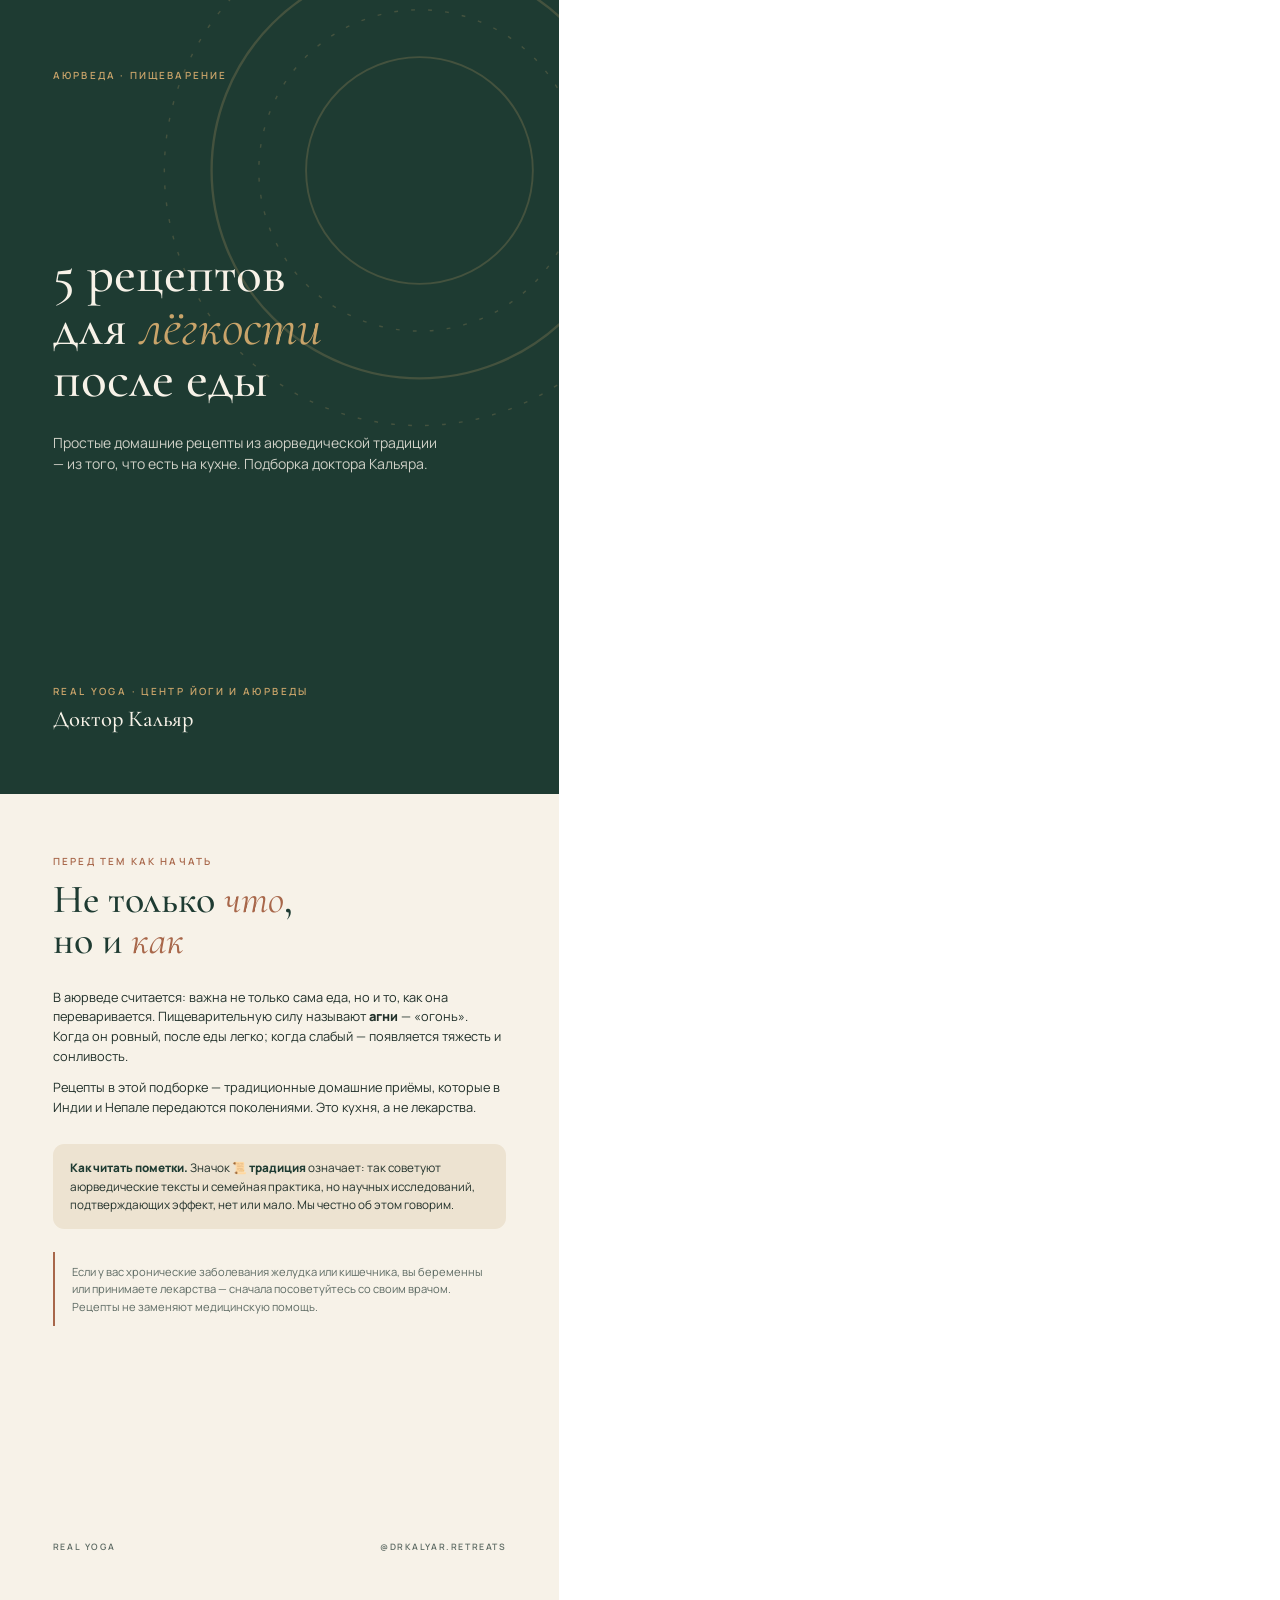
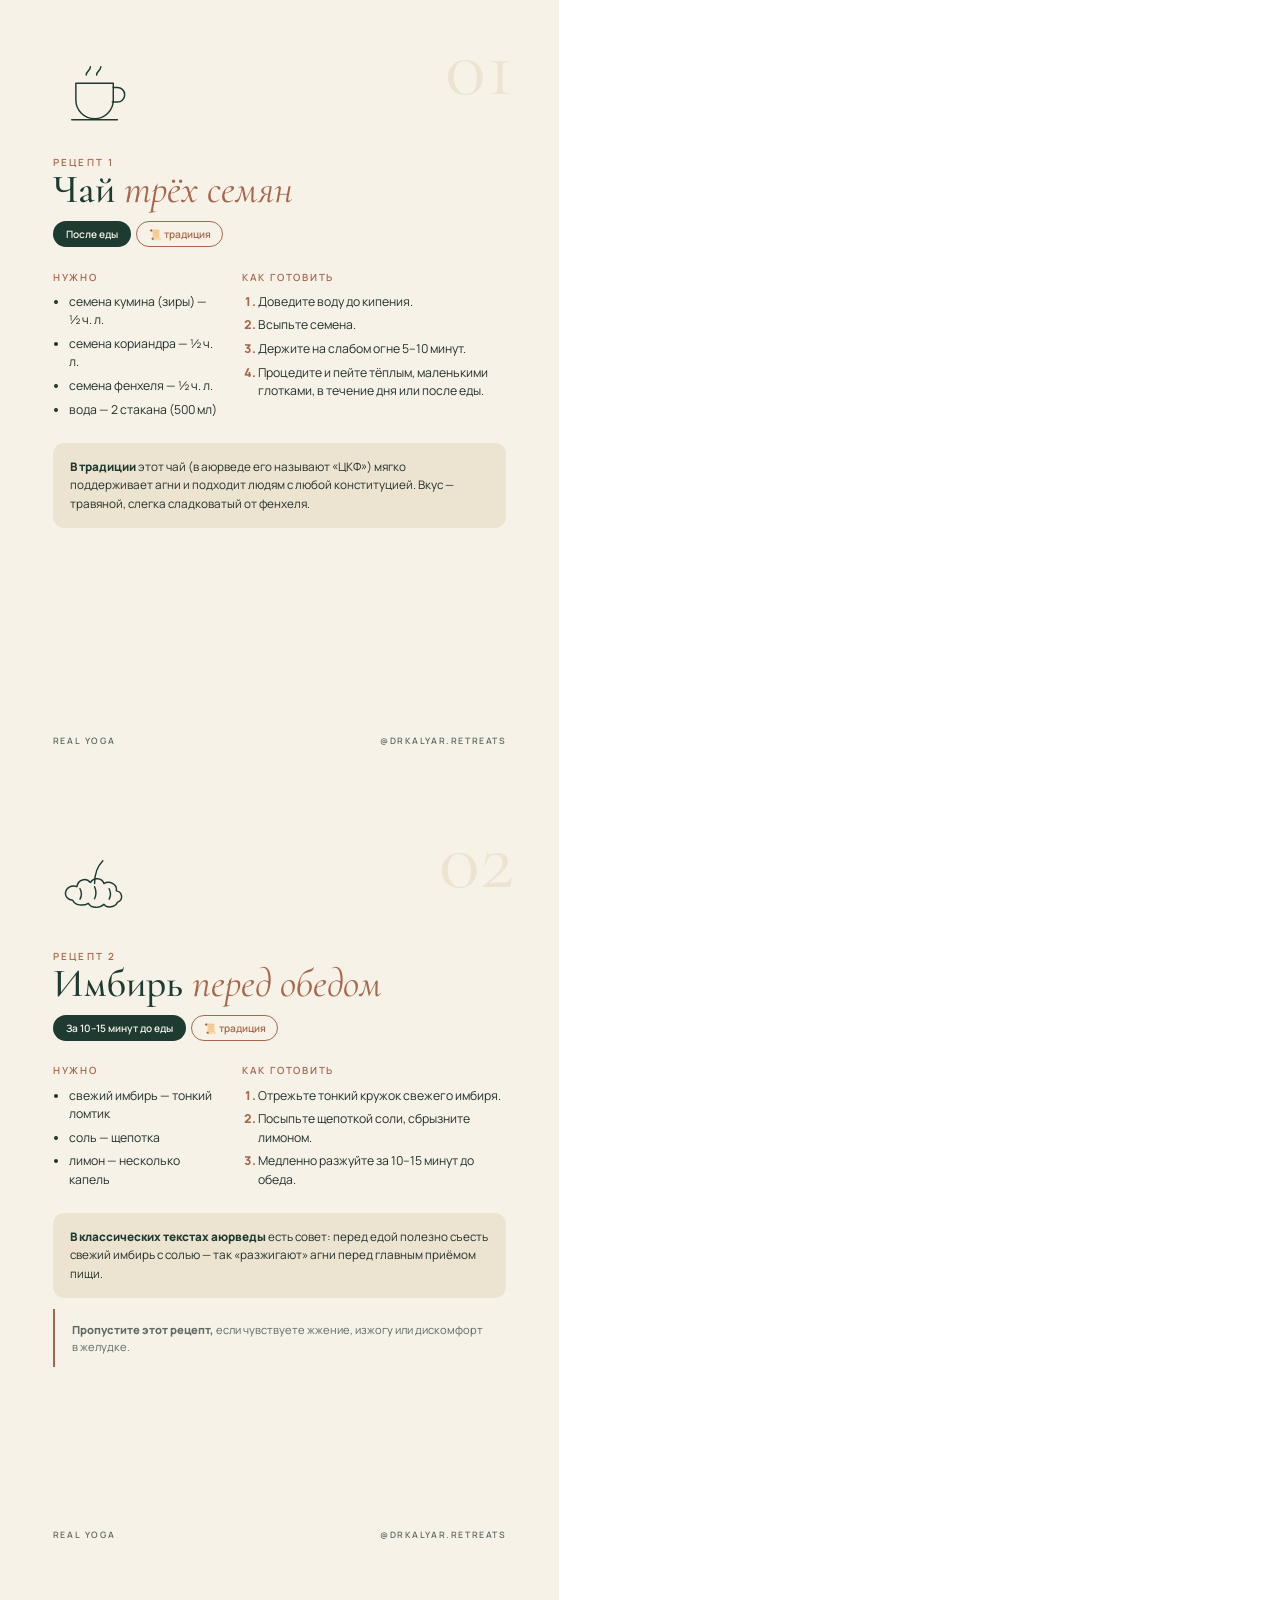
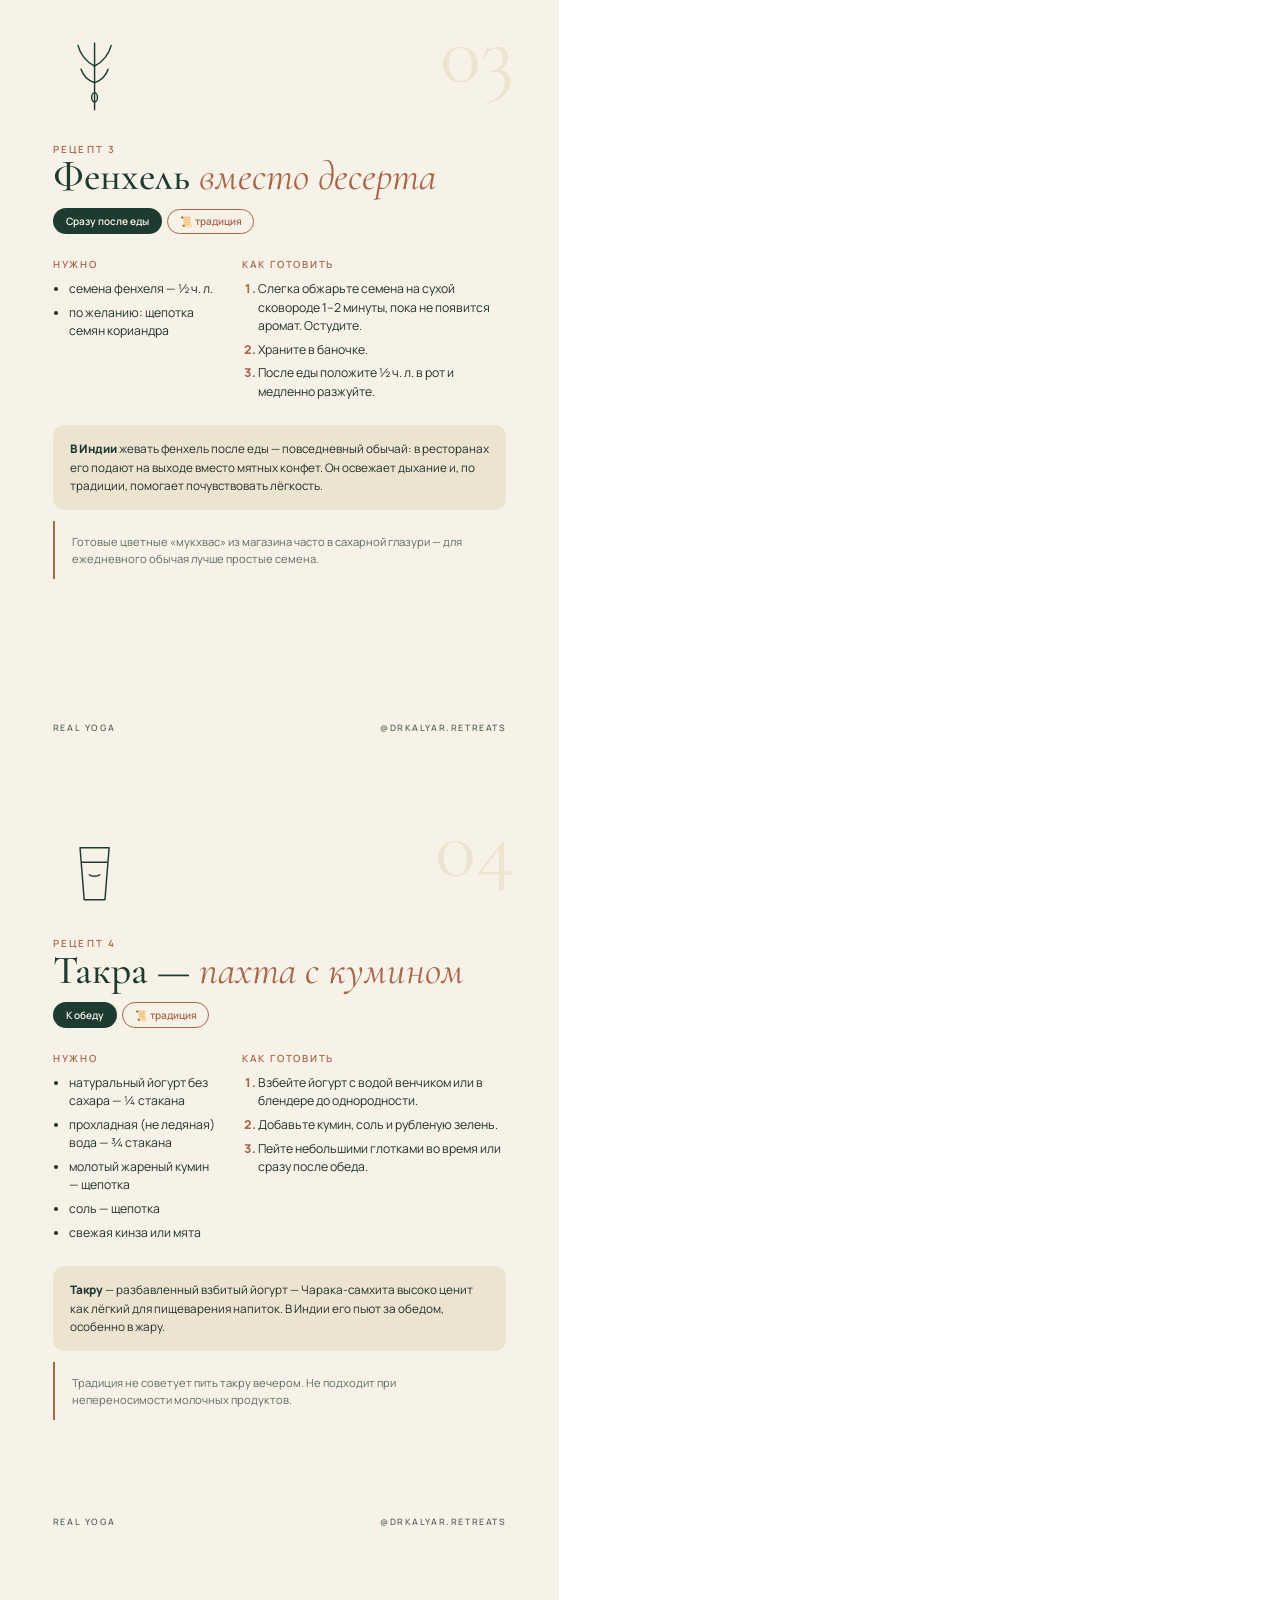
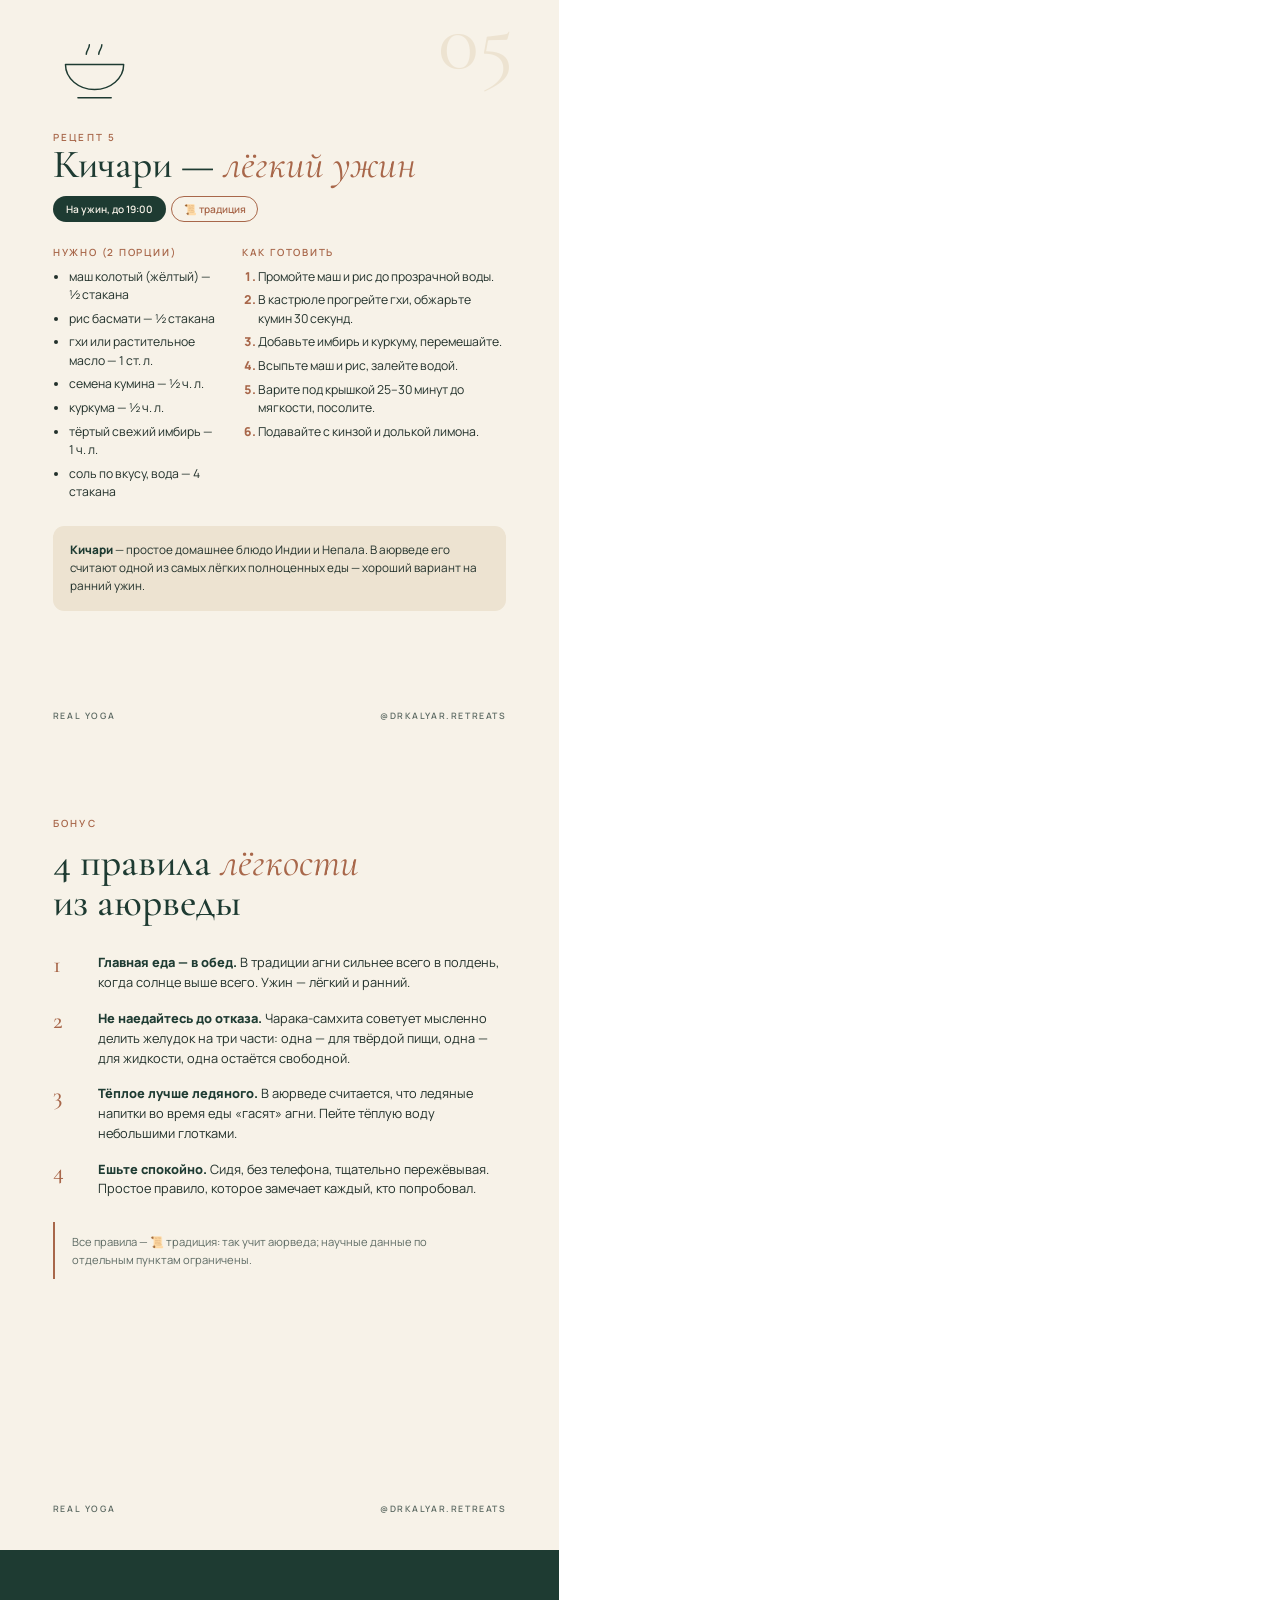
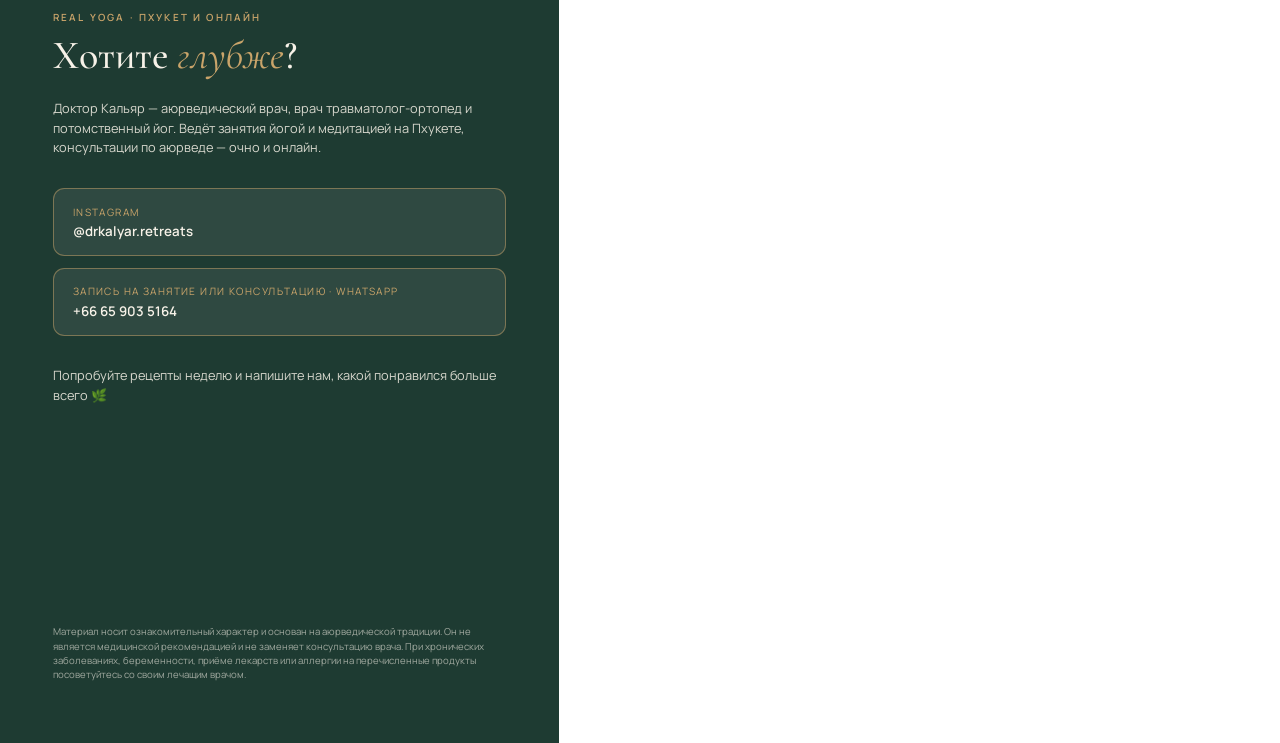
<file: lead-magnets/src/chai.html>
<!doctype html>
<html lang="ru"><head><meta charset="utf-8">
<title>5 аюрведических рецептов для лёгкости после еды — Real Yoga</title>
<link rel="stylesheet" href="fonts/f.css">
<style>
  @page { size: 148mm 210mm; margin: 0; }
  :root{--green:#1E3B32;--green2:#2C5446;--cream:#F7F2E8;--sand:#EDE3D1;--terra:#A8674A;--gold:#C9A46A;--ink:#22312B;--muted:#5E6B64}
  *{box-sizing:border-box}
  html,body{margin:0;padding:0;font-family:Manrope,sans-serif;color:var(--ink);-webkit-print-color-adjust:exact;print-color-adjust:exact}
  .page{width:148mm;height:210mm;position:relative;overflow:hidden;page-break-after:always;background:var(--cream);padding:16mm 14mm 14mm}
  .page:last-child{page-break-after:auto}
  .serif{font-family:'Cormorant Garamond',serif}
  h1,h2,h3{font-family:'Cormorant Garamond',serif;font-weight:500;margin:0;color:var(--green)}
  h2{font-size:30pt;line-height:1.02}
  h2 em{font-style:italic;font-weight:400;color:var(--terra)}
  p{margin:0 0 3mm;font-size:9.6pt;line-height:1.55}
  .kicker{font:600 7.4pt Manrope;letter-spacing:.22em;text-transform:uppercase;color:var(--terra)}
  .foot{position:absolute;left:14mm;right:14mm;bottom:9mm;display:flex;justify-content:space-between;font:600 6.6pt Manrope;letter-spacing:.18em;text-transform:uppercase;color:var(--muted)}
  /* cover */
  .cover{background:var(--green);color:var(--cream);padding:0}
  .cover .in{position:absolute;inset:0;padding:18mm 14mm}
  .cover h1{color:var(--cream);font-size:40pt;line-height:.98;margin-top:44mm}
  .cover h1 em{color:var(--gold);font-style:italic;font-weight:400}
  .cover .sub{font:400 10.5pt/1.5 Manrope;color:rgba(247,242,232,.82);margin-top:7mm;max-width:105mm}
  .cover .brand{position:absolute;left:14mm;bottom:16mm;font:600 7.4pt Manrope;letter-spacing:.24em;text-transform:uppercase;color:var(--gold)}
  .cover .brand b{display:block;font:500 17pt 'Cormorant Garamond';letter-spacing:0;text-transform:none;color:var(--cream);margin-top:2mm}
  .rings{position:absolute;right:-38mm;top:-30mm;width:150mm;height:150mm;opacity:.22}
  /* recipe */
  .num{font:400 64pt/0.8 'Cormorant Garamond';color:var(--sand);position:absolute;right:12mm;top:12mm}
  .when{display:inline-block;margin:3mm 0 5mm;font:600 7.6pt Manrope;color:var(--cream);background:var(--green);padding:1.6mm 3.4mm;border-radius:10mm}
  .tag{display:inline-block;margin-left:1.5mm;font:600 7.6pt Manrope;color:var(--terra);border:1px solid var(--terra);padding:1.3mm 3mm;border-radius:10mm}
  .cols{display:grid;grid-template-columns:44mm 1fr;gap:6mm;margin-top:1mm}
  .box h3{font:600 7.4pt Manrope;letter-spacing:.18em;text-transform:uppercase;color:var(--terra);margin:0 0 2.4mm}
  ul,ol{margin:0;padding-left:4.2mm}
  li{font-size:9.2pt;line-height:1.5;margin-bottom:1.4mm}
  ol li::marker{color:var(--terra);font-weight:700}
  .note{margin-top:5mm;padding:4mm 4.5mm;background:var(--sand);border-radius:3mm}
  .note p{font-size:8.8pt;margin:0}
  .note b{color:var(--green)}
  .warn{margin-top:3mm;padding:3mm 4.5mm;border-left:2px solid var(--terra)}
  .warn p{font-size:8.4pt;margin:0;color:var(--muted)}
  .ic{width:22mm;height:22mm;margin-bottom:5mm}
  .ic *{fill:none;stroke:var(--green);stroke-width:7;stroke-linecap:round;stroke-linejoin:round}
  /* rules */
  .rule{display:grid;grid-template-columns:9mm 1fr;gap:3mm;margin-bottom:4.2mm}
  .rule .n{font:500 18pt/1 'Cormorant Garamond';color:var(--terra)}
  .rule p{margin:0}
  .rule b{color:var(--green)}
  .back{background:var(--green);color:var(--cream)}
  .back h2{color:var(--cream)} .back h2 em{color:var(--gold)}
  .back p{color:rgba(247,242,232,.85)}
  .cta{margin-top:8mm;display:grid;gap:3mm}
  .cta div{background:rgba(247,242,232,.08);border:1px solid rgba(201,164,106,.5);border-radius:3mm;padding:4mm 5mm;font:600 10pt Manrope;color:var(--cream)}
  .cta small{display:block;font:400 7.6pt Manrope;color:var(--gold);letter-spacing:.14em;text-transform:uppercase;margin-bottom:1mm}
  .disc{position:absolute;left:14mm;right:14mm;bottom:16mm;font-size:7.2pt;line-height:1.5;color:rgba(247,242,232,.6)}
</style></head>
<body>

<!-- COVER -->
<section class="page cover"><div class="in">
  <svg class="rings" viewBox="-300 -300 600 600"><g fill="none" stroke="#C9A46A">
    <circle r="120" stroke-width="2"/><circle r="170" stroke-width="1.5" stroke-dasharray="4 14"/><circle r="220" stroke-width="2.5"/><circle r="270" stroke-width="1.5" stroke-dasharray="4 14"/></g></svg>
  <div class="kicker" style="color:#C9A46A">Аюрведа · пищеварение</div>
  <h1>5 рецептов<br>для <em>лёгкости</em><br>после еды</h1>
  <p class="sub">Простые домашние рецепты из аюрведической традиции — из того, что есть на кухне. Подборка доктора Кальяра.</p>
  <div class="brand">Real Yoga · центр йоги и аюрведы<b>Доктор Кальяр</b></div>
</div></section>

<!-- INTRO -->
<section class="page">
  <div class="kicker">Перед тем как начать</div>
  <h2 style="margin:3mm 0 7mm">Не только <em>что</em>,<br>но и <em>как</em></h2>
  <p>В аюрведе считается: важна не только сама еда, но и то, как она переваривается. Пищеварительную силу называют <b>агни</b> — «огонь». Когда он ровный, после еды легко; когда слабый — появляется тяжесть и сонливость.</p>
  <p>Рецепты в этой подборке — традиционные домашние приёмы, которые в Индии и Непале передаются поколениями. Это кухня, а не лекарства.</p>
  <div class="note" style="margin-top:7mm"><p><b>Как читать пометки.</b> Значок <b>📜 традиция</b> означает: так советуют аюрведические тексты и семейная практика, но научных исследований, подтверждающих эффект, нет или мало. Мы честно об этом говорим.</p></div>
  <div class="warn" style="margin-top:6mm"><p>Если у вас хронические заболевания желудка или кишечника, вы беременны или принимаете лекарства — сначала посоветуйтесь со своим врачом. Рецепты не заменяют медицинскую помощь.</p></div>
  <div class="foot"><span>Real Yoga</span><span>@drkalyar.retreats</span></div>
</section>

<!-- 1 CCF -->
<section class="page">
  <div class="num">01</div>
  <svg class="ic" viewBox="0 0 400 400"><path d="M110 170h180v80a90 90 0 0 1-180 0z"/><path d="M290 190h20a35 35 0 0 1 0 70h-25"/><path d="M160 130c0-20 20-20 20-40M210 130c0-20 20-20 20-40"/><path d="M90 345h220"/></svg>
  <div class="kicker">Рецепт 1</div>
  <h2>Чай <em>трёх семян</em></h2>
  <span class="when">После еды</span><span class="tag">📜 традиция</span>
  <div class="cols">
    <div class="box"><h3>Нужно</h3><ul>
      <li>семена кумина (зиры) — ½ ч. л.</li><li>семена кориандра — ½ ч. л.</li><li>семена фенхеля — ½ ч. л.</li><li>вода — 2 стакана (500 мл)</li></ul></div>
    <div class="box"><h3>Как готовить</h3><ol>
      <li>Доведите воду до кипения.</li><li>Всыпьте семена.</li><li>Держите на слабом огне 5–10 минут.</li><li>Процедите и пейте тёплым, маленькими глотками, в течение дня или после еды.</li></ol></div>
  </div>
  <div class="note"><p><b>В традиции</b> этот чай (в аюрведе его называют «ЦКФ») мягко поддерживает агни и подходит людям с любой конституцией. Вкус — травяной, слегка сладковатый от фенхеля.</p></div>
  <div class="foot"><span>Real Yoga</span><span>@drkalyar.retreats</span></div>
</section>

<!-- 2 Ginger -->
<section class="page">
  <div class="num">02</div>
  <svg class="ic" viewBox="0 0 400 400"><path d="M60 250c0-30 30-45 55-35 5-35 45-45 65-20 15-25 55-25 65 5 25-15 65 0 60 35 30 5 35 45 5 55-10 25-50 30-65 10-20 20-60 20-75-5-25 15-65 10-75-15-25 0-35-20-35-30z"/><path d="M130 225c8 15 8 35 0 50M200 215c8 18 8 40 0 58M270 225c8 15 8 35 0 50"/><path d="M200 200c0-40 10-80 40-110"/></svg>
  <div class="kicker">Рецепт 2</div>
  <h2>Имбирь <em>перед обедом</em></h2>
  <span class="when">За 10–15 минут до еды</span><span class="tag">📜 традиция</span>
  <div class="cols">
    <div class="box"><h3>Нужно</h3><ul>
      <li>свежий имбирь — тонкий ломтик</li><li>соль — щепотка</li><li>лимон — несколько капель</li></ul></div>
    <div class="box"><h3>Как готовить</h3><ol>
      <li>Отрежьте тонкий кружок свежего имбиря.</li><li>Посыпьте щепоткой соли, сбрызните лимоном.</li><li>Медленно разжуйте за 10–15 минут до обеда.</li></ol></div>
  </div>
  <div class="note"><p><b>В классических текстах аюрведы</b> есть совет: перед едой полезно съесть свежий имбирь с солью — так «разжигают» агни перед главным приёмом пищи.</p></div>
  <div class="warn"><p><b>Пропустите этот рецепт,</b> если чувствуете жжение, изжогу или дискомфорт в желудке.</p></div>
  <div class="foot"><span>Real Yoga</span><span>@drkalyar.retreats</span></div>
</section>

<!-- 3 Fennel -->
<section class="page">
  <div class="num">03</div>
  <svg class="ic" viewBox="0 0 400 400"><path d="M200 360V150"/><path d="M200 150c-40-20-70-60-80-100M200 150c40-20 70-60 80-100M200 150V40"/><path d="M200 230c-30-10-55-35-65-65M200 230c30-10 55-35 65-65"/><ellipse cx="200" cy="300" rx="14" ry="22"/></svg>
  <div class="kicker">Рецепт 3</div>
  <h2>Фенхель <em>вместо десерта</em></h2>
  <span class="when">Сразу после еды</span><span class="tag">📜 традиция</span>
  <div class="cols">
    <div class="box"><h3>Нужно</h3><ul>
      <li>семена фенхеля — ½ ч. л.</li><li>по желанию: щепотка семян кориандра</li></ul></div>
    <div class="box"><h3>Как готовить</h3><ol>
      <li>Слегка обжарьте семена на сухой сковороде 1–2 минуты, пока не появится аромат. Остудите.</li><li>Храните в баночке.</li><li>После еды положите ½ ч. л. в рот и медленно разжуйте.</li></ol></div>
  </div>
  <div class="note"><p><b>В Индии</b> жевать фенхель после еды — повседневный обычай: в ресторанах его подают на выходе вместо мятных конфет. Он освежает дыхание и, по традиции, помогает почувствовать лёгкость.</p></div>
  <div class="warn"><p>Готовые цветные «мукхвас» из магазина часто в сахарной глазури — для ежедневного обычая лучше простые семена.</p></div>
  <div class="foot"><span>Real Yoga</span><span>@drkalyar.retreats</span></div>
</section>

<!-- 4 Takra -->
<section class="page">
  <div class="num">04</div>
  <svg class="ic" viewBox="0 0 400 400"><path d="M130 90h140l-20 250H150z"/><path d="M140 160h120"/><path d="M175 220c10 10 40 10 50 0"/></svg>
  <div class="kicker">Рецепт 4</div>
  <h2>Такра — <em>пахта с кумином</em></h2>
  <span class="when">К обеду</span><span class="tag">📜 традиция</span>
  <div class="cols">
    <div class="box"><h3>Нужно</h3><ul>
      <li>натуральный йогурт без сахара — ¼ стакана</li><li>прохладная (не ледяная) вода — ¾ стакана</li><li>молотый жареный кумин — щепотка</li><li>соль — щепотка</li><li>свежая кинза или мята</li></ul></div>
    <div class="box"><h3>Как готовить</h3><ol>
      <li>Взбейте йогурт с водой венчиком или в блендере до однородности.</li><li>Добавьте кумин, соль и рубленую зелень.</li><li>Пейте небольшими глотками во время или сразу после обеда.</li></ol></div>
  </div>
  <div class="note"><p><b>Такру</b> — разбавленный взбитый йогурт — Чарака-самхита высоко ценит как лёгкий для пищеварения напиток. В Индии его пьют за обедом, особенно в жару.</p></div>
  <div class="warn"><p>Традиция не советует пить такру вечером. Не подходит при непереносимости молочных продуктов.</p></div>
  <div class="foot"><span>Real Yoga</span><span>@drkalyar.retreats</span></div>
</section>

<!-- 5 Kichari -->
<section class="page">
  <div class="num">05</div>
  <svg class="ic" viewBox="0 0 400 400"><path d="M60 200h280a140 120 0 0 1-280 0z"/><path d="M160 150c0-20 15-25 15-45M220 150c0-20 15-25 15-45"/><path d="M120 360h160"/></svg>
  <div class="kicker">Рецепт 5</div>
  <h2>Кичари — <em>лёгкий ужин</em></h2>
  <span class="when">На ужин, до 19:00</span><span class="tag">📜 традиция</span>
  <div class="cols">
    <div class="box"><h3>Нужно (2 порции)</h3><ul>
      <li>маш колотый (жёлтый) — ½ стакана</li><li>рис басмати — ½ стакана</li><li>гхи или растительное масло — 1 ст. л.</li><li>семена кумина — ½ ч. л.</li><li>куркума — ½ ч. л.</li><li>тёртый свежий имбирь — 1 ч. л.</li><li>соль по вкусу, вода — 4 стакана</li></ul></div>
    <div class="box"><h3>Как готовить</h3><ol>
      <li>Промойте маш и рис до прозрачной воды.</li><li>В кастрюле прогрейте гхи, обжарьте кумин 30 секунд.</li><li>Добавьте имбирь и куркуму, перемешайте.</li><li>Всыпьте маш и рис, залейте водой.</li><li>Варите под крышкой 25–30 минут до мягкости, посолите.</li><li>Подавайте с кинзой и долькой лимона.</li></ol></div>
  </div>
  <div class="note"><p><b>Кичари</b> — простое домашнее блюдо Индии и Непала. В аюрведе его считают одной из самых лёгких полноценных еды — хороший вариант на ранний ужин.</p></div>
  <div class="foot"><span>Real Yoga</span><span>@drkalyar.retreats</span></div>
</section>

<!-- RULES -->
<section class="page">
  <div class="kicker">Бонус</div>
  <h2 style="margin:3mm 0 8mm">4 правила <em>лёгкости</em><br>из аюрведы</h2>
  <div class="rule"><div class="n">1</div><p><b>Главная еда — в обед.</b> В традиции агни сильнее всего в полдень, когда солнце выше всего. Ужин — лёгкий и ранний.</p></div>
  <div class="rule"><div class="n">2</div><p><b>Не наедайтесь до отказа.</b> Чарака-самхита советует мысленно делить желудок на три части: одна — для твёрдой пищи, одна — для жидкости, одна остаётся свободной.</p></div>
  <div class="rule"><div class="n">3</div><p><b>Тёплое лучше ледяного.</b> В аюрведе считается, что ледяные напитки во время еды «гасят» агни. Пейте тёплую воду небольшими глотками.</p></div>
  <div class="rule"><div class="n">4</div><p><b>Ешьте спокойно.</b> Сидя, без телефона, тщательно пережёвывая. Простое правило, которое замечает каждый, кто попробовал.</p></div>
  <div class="warn" style="margin-top:6mm"><p>Все правила — 📜 традиция: так учит аюрведа; научные данные по отдельным пунктам ограничены.</p></div>
  <div class="foot"><span>Real Yoga</span><span>@drkalyar.retreats</span></div>
</section>

<!-- BACK -->
<section class="page back">
  <div class="kicker" style="color:#C9A46A">Real Yoga · Пхукет и онлайн</div>
  <h2 style="margin:3mm 0 6mm">Хотите <em>глубже</em>?</h2>
  <p>Доктор Кальяр — аюрведический врач, врач травматолог-ортопед и потомственный йог. Ведёт занятия йогой и медитацией на Пхукете, консультации по аюрведе — очно и онлайн.</p>
  <div class="cta">
    <div><small>Instagram</small>@drkalyar.retreats</div>
    <div><small>Запись на занятие или консультацию · WhatsApp</small>+66 65 903 5164</div>
  </div>
  <p style="margin-top:8mm">Попробуйте рецепты неделю и напишите нам, какой понравился больше всего 🌿</p>
  <div class="disc">Материал носит ознакомительный характер и основан на аюрведической традиции. Он не является медицинской рекомендацией и не заменяет консультацию врача. При хронических заболеваниях, беременности, приёме лекарств или аллергии на перечисленные продукты посоветуйтесь со своим лечащим врачом.</div>
</section>

</body></html>
</file>
<file: lead-magnets/src/fonts/f.css>
@font-face {
  font-family: 'Cormorant Garamond';
  font-style: italic;
  font-weight: 400;
  font-display: swap;
  src: url(f1.ttf) format('truetype');
}
@font-face {
  font-family: 'Cormorant Garamond';
  font-style: normal;
  font-weight: 400;
  font-display: swap;
  src: url(f2.ttf) format('truetype');
}
@font-face {
  font-family: 'Cormorant Garamond';
  font-style: normal;
  font-weight: 500;
  font-display: swap;
  src: url(f3.ttf) format('truetype');
}
@font-face {
  font-family: 'Manrope';
  font-style: normal;
  font-weight: 400;
  font-display: swap;
  src: url(f4.ttf) format('truetype');
}
@font-face {
  font-family: 'Manrope';
  font-style: normal;
  font-weight: 600;
  font-display: swap;
  src: url(f5.ttf) format('truetype');
}
@font-face {
  font-family: 'Manrope';
  font-style: normal;
  font-weight: 800;
  font-display: swap;
  src: url(f6.ttf) format('truetype');
}
</file>
